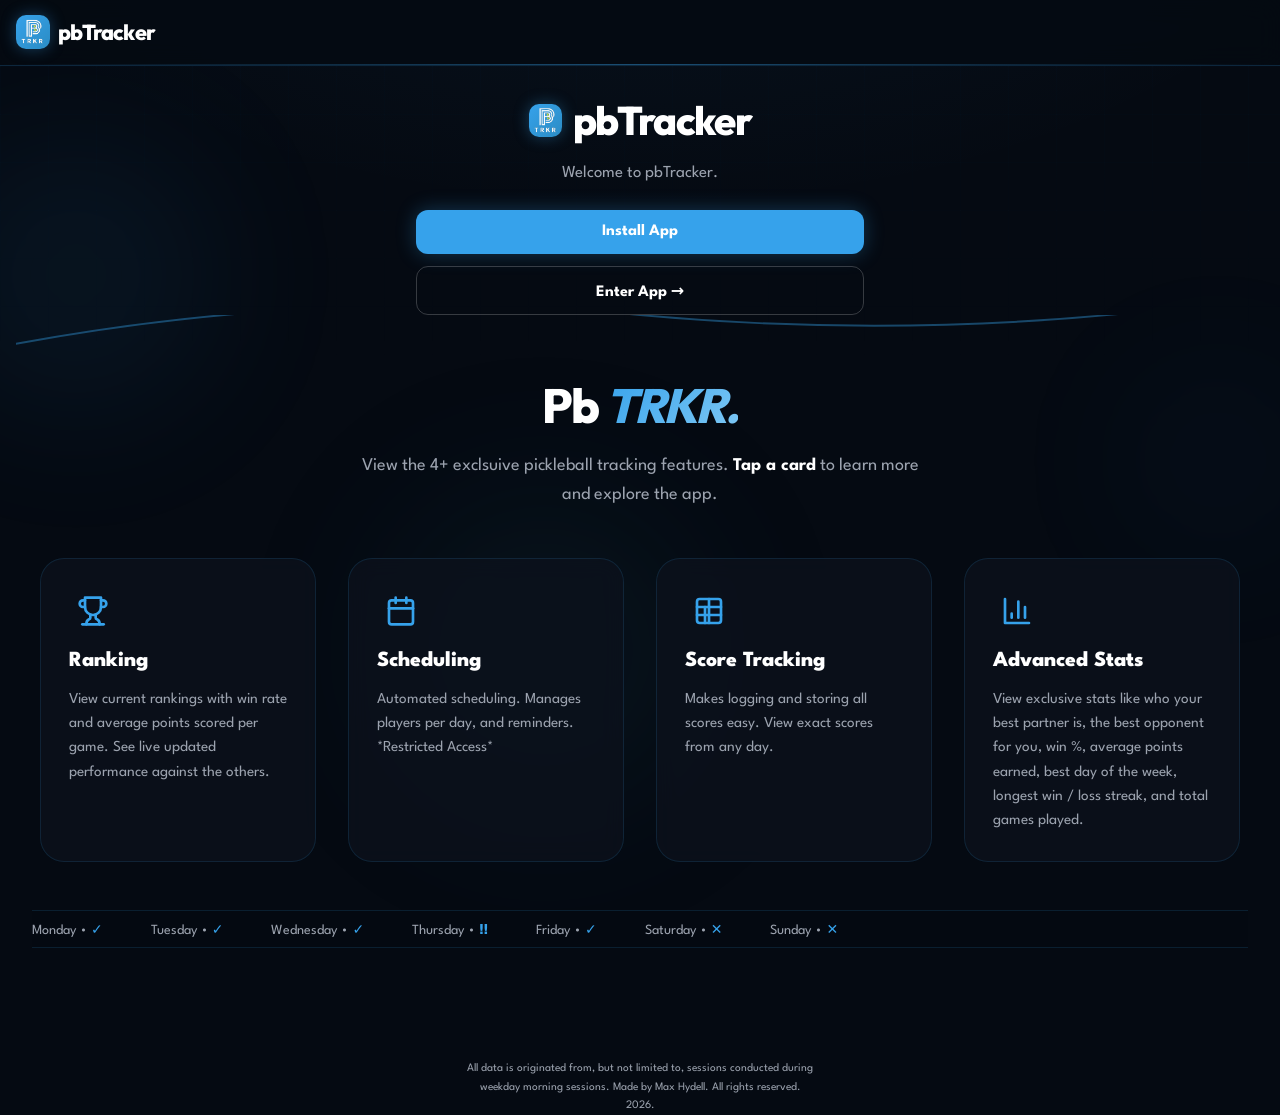
<file: share/index.html>
<!DOCTYPE html>
<html lang="en">
<head>
  <meta charset="utf-8">
  <meta name="viewport" content="width=device-width, initial-scale=1.0">
  <title>pbTracker — Share</title>
  <link rel="icon" href="logo.png">
  <link rel="apple-touch-icon" href="logo.png">
  <meta name="apple-mobile-web-app-capable" content="yes">
  <meta name="mobile-web-app-capable" content="yes">
  <meta name="apple-mobile-web-app-status-bar-style" content="black-translucent">
  <link rel="preconnect" href="https://fonts.googleapis.com">
  <link rel="preconnect" href="https://fonts.gstatic.com" crossorigin>
  <link href="https://fonts.googleapis.com/css2?family=League+Spartan:wght@400;600;700;800;900&family=Outfit:wght@500;600;700;800;900&display=swap" rel="stylesheet">
  <link rel="stylesheet" href="style.css">
</head>
<body>

<div id="installOverlay" class="install-overlay" hidden aria-hidden="true">
  <div class="install-backdrop" data-install-close></div>
  <div class="install-panel" role="dialog" aria-modal="true" aria-labelledby="installTitle">
    <button type="button" class="install-close" data-install-close aria-label="Close">&times;</button>
    <div class="install-badge">Web app</div>
    <h2 id="installTitle" class="install-title">Install pbTracker</h2>
    <p class="install-lead">Make PbTracker an app, optimal for preformance and aesthetics.</p>
    <ol id="installSteps" class="install-steps"></ol>
    <p class="install-note" id="installNote"></p>
    <button type="button" class="btn btn-primary install-done" data-install-close>Got it</button>
  </div>
</div>

<div class="court-page court-noise">
  <div class="bokeh bokeh-1" aria-hidden="true"></div>
  <div class="bokeh bokeh-2" aria-hidden="true"></div>
  <div class="bokeh bokeh-3" aria-hidden="true"></div>

  <header class="site-header">
    <div class="site-header-inner">
      <a href="#" class="brand">
        <span class="brand-mark" aria-hidden="true">
          <img src="transparent.png" alt="">
        </span>
        <span class="brand-text font-display">pbTracker</span>
      </a>
    </div>
    <div class="site-header-glow"></div>
  </header>

  <main class="site-main">
    <div class="net-mesh" aria-hidden="true"></div>

    <div class="hero-inner">
      <h1 class="hero-title font-display" id="dynamicTitle">
        <span class="brand-inline">
          <span class="brand-mark sm hero-logo-mark" aria-hidden="true">
            <img src="transparent.png" alt="">
          </span>
          <span class="hero-app-name">pbTracker</span>
        </span>
      </h1>
      <p class="hero-subtitle" id="dynamicSubtitle">Welcome to pbTracker.</p>

      <div id="leaderboard" class="leaderboard-host"></div>

      <div id="dashboardAnalytics" class="dashboard-analytics-host"></div>

      <div class="hero-actions">
        <button type="button" class="btn btn-primary" onclick="showInstallGuide()">Install App</button>
        <button type="button" class="btn btn-outline" onclick="enterApp()">Enter App →</button>
      </div>
    </div>

    <section id="featuresSection" class="features-section">
      <svg class="ball-trail" viewBox="0 0 1200 100" preserveAspectRatio="none" aria-hidden="true">
        <path class="ball-trail-path" d="M0,80 Q300,20 600,50 T1200,30"></path>
      </svg>

      <div class="features-inner">
        <div class="features-head">
          <h2 class="features-title font-display">
            Pb <span class="gradient-text italic">TRKR‎.</span>
          </h2>
          <p class="features-lead">
            View the 4+ exclsuive pickleball tracking features.  <span class="text-strong">Tap a card</span>
            to learn more and explore the app.
          </p>
        </div>

        <div class="features-grid perspective-container">
          <a class="feature-card-link tilt-card-wrap" href="/rankings/" data-feature-link>
            <div class="feature-card-3d gpu-accelerated">
              <div class="feature-glare" data-tilt-target="glare"></div>
              <div class="feature-card-body">
                <div class="feature-card-icon" aria-hidden="true">
                  <svg width="24" height="24" viewBox="0 0 24 24" fill="none" stroke="currentColor" stroke-width="2" stroke-linecap="round" stroke-linejoin="round">
                    <path d="M6 9H4.5a2.5 2.5 0 0 1 0-5H6"></path>
                    <path d="M18 9h1.5a2.5 2.5 0 0 0 0-5H18"></path>
                    <path d="M4 22h16"></path>
                    <path d="M10 14.66V17c0 .55-.47.98-.97 1.21C7.85 18.75 7 20.24 7 22"></path>
                    <path d="M14 14.66V17c0 .55.47.98.97 1.21C16.15 18.75 17 20.24 17 22"></path>
                    <path d="M18 2H6v7a6 6 0 0 0 12 0V2Z"></path>
                  </svg>
                </div>
                <h3 class="feature-card-title">Ranking</h3>
                <p class="feature-card-text">View current rankings with win rate and average points scored per game. See live updated performance against the others.</p>
              </div>
            </div>
          </a>

          <a class="feature-card-link tilt-card-wrap" href="/schedule/" data-feature-link>
            <div class="feature-card-3d gpu-accelerated">
              <div class="feature-glare" data-tilt-target="glare"></div>
              <div class="feature-card-body">
                <div class="feature-card-icon" aria-hidden="true">
                  <svg width="24" height="24" viewBox="0 0 24 24" fill="none" stroke="currentColor" stroke-width="2" stroke-linecap="round" stroke-linejoin="round">
                    <rect width="18" height="18" x="3" y="4" rx="2"></rect>
                    <line x1="16" x2="16" y1="2" y2="6"></line>
                    <line x1="8" x2="8" y1="2" y2="6"></line>
                    <line x1="3" x2="21" y1="10" y2="10"></line>
                  </svg>
                </div>
                <h3 class="feature-card-title">Scheduling</h3>
                <p class="feature-card-text">Automated scheduling. Manages players per day, and reminders. *Restricted Access*</p>
              </div>
            </div>
          </a>

          <a class="feature-card-link tilt-card-wrap" href="/sets/" data-feature-link>
            <div class="feature-card-3d gpu-accelerated">
              <div class="feature-glare" data-tilt-target="glare"></div>
              <div class="feature-card-body">
                <div class="feature-card-icon" aria-hidden="true">
                  <svg width="24" height="24" viewBox="0 0 24 24" fill="none" stroke="currentColor" stroke-width="2" stroke-linecap="round" stroke-linejoin="round">
                    <path d="M12 3v18"></path>
                    <rect width="18" height="18" x="3" y="3" rx="2"></rect>
                    <path d="M3 9h18"></path>
                    <path d="M3 15h18"></path>
                    <path d="M9 9v12"></path>
                  </svg>
                </div>
                <h3 class="feature-card-title">Score Tracking</h3>
                <p class="feature-card-text">Makes logging and storing all scores easy. View exact scores from any day.</p>
              </div>
            </div>
          </a>

          <a class="feature-card-link tilt-card-wrap" href="/" data-feature-link>
            <div class="feature-card-3d gpu-accelerated">
              <div class="feature-glare" data-tilt-target="glare"></div>
              <div class="feature-card-body">
                <div class="feature-card-icon" aria-hidden="true">
                  <svg width="24" height="24" viewBox="0 0 24 24" fill="none" stroke="currentColor" stroke-width="2" stroke-linecap="round" stroke-linejoin="round">
                    <path d="M3 3v18h18"></path>
                    <path d="M18 17V9"></path>
                    <path d="M13 17V5"></path>
                    <path d="M8 17v-3"></path>
                  </svg>
                </div>
                <h3 class="feature-card-title">Advanced Stats</h3>
                <p class="feature-card-text">View exclusive stats like who your best partner is, the best opponent for you, win %, average points earned, best day of the week, longest win / loss streak, and total games played.</p>
              </div>
            </div>
          </a>
        </div>
      </div>

      <div class="score-ticker">
        <div class="score-ticker-content">
          <span class="score-ticker-item">Monday • <span class="score">✓</span> </span>
          <span class="score-ticker-item">Tuesday • <span class="score">✓</span> </span>
          <span class="score-ticker-item">Wednesday • <span class="score">✓</span> </span>
          <span class="score-ticker-item">Thursday • <span class="score">‼️</span> </span>
          <span class="score-ticker-item">Friday • <span class="score">✓</span> </span>
          <span class="score-ticker-item">Saturday • <span class="score">✕</span> </span>
          <span class="score-ticker-item">Sunday • <span class="score">✕</span> </span>
        </div>
      </div>
    </section>
  </main>
</div>

        <div>
          <p class="made-by">
            All data is originated from, but not limited to, sessions conducted during weekday morning sessions. Made by Max Hydell. All rights reserved. 2026. 
          </p>
        </div>

<script src="app.js"></script>
</body>
</html>
</file>
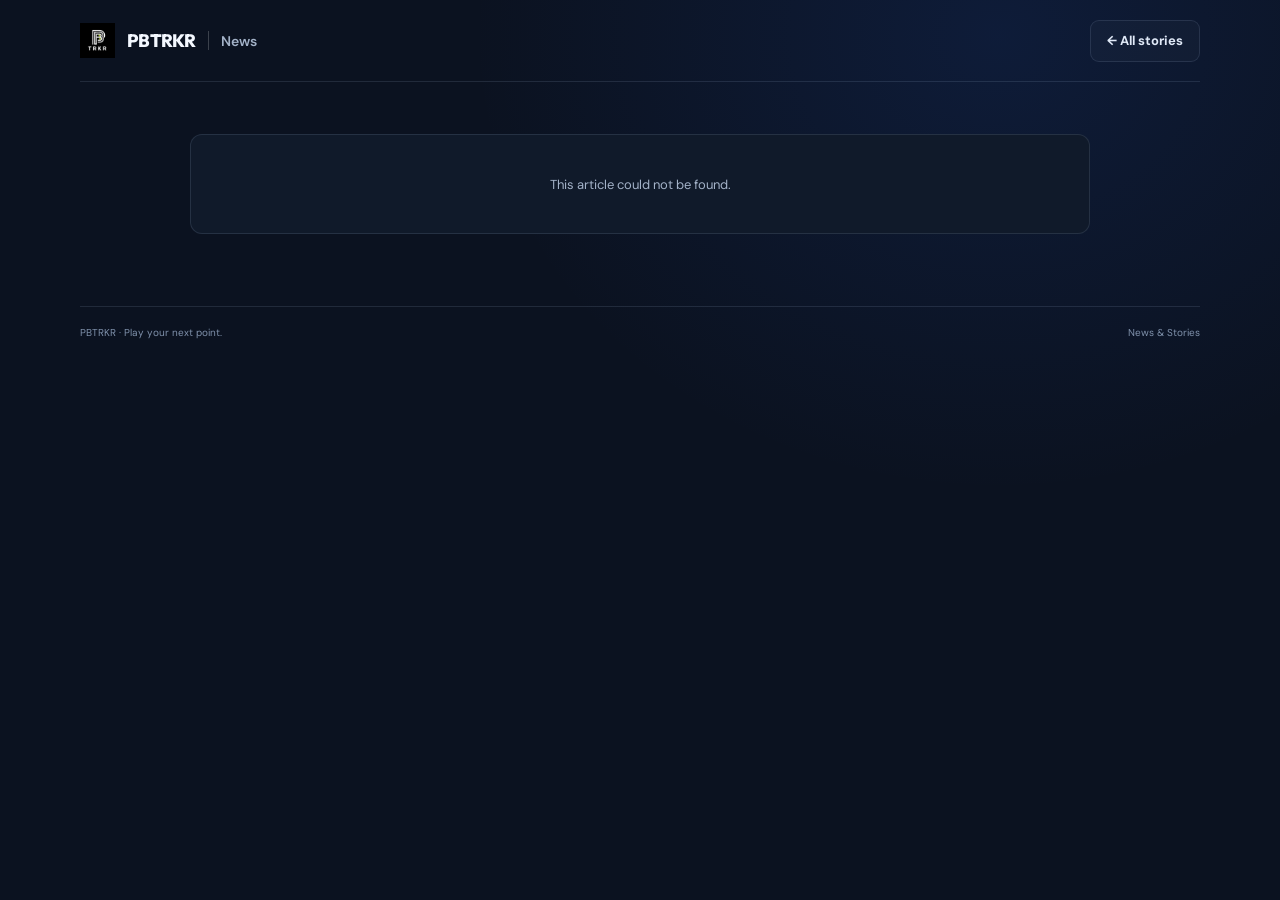
<file: news/article.html>
<!doctype html>
<html lang="en">
<head>
<meta charset="utf-8"><meta name="viewport" content="width=device-width, initial-scale=1"><meta name="theme-color" content="#0b1220">
<meta name="description" content="PBTRKR pickleball news and stories"><link rel="icon" href="/logo.png">
<link rel="preconnect" href="https://fonts.googleapis.com"><link rel="preconnect" href="https://fonts.gstatic.com" crossorigin>
<link href="https://fonts.googleapis.com/css2?family=DM+Sans:wght@400;500;600;700&family=Outfit:wght@400;500;600;700;800&display=swap" rel="stylesheet">
<link rel="stylesheet" href="news.css?v=20261127-6"><title>Article | PBTRKR News</title>
</head>
<body><div class="site-shell article-page-shell">
<header class="site-header"><a class="brand" href="/news" aria-label="PBTRKR News"><img src="/logo.png" alt=""><span class="brand-name">PBTRKR</span><span class="brand-divider"></span><span class="brand-section">News</span></a><div class="header-actions"><a class="button button-secondary" href="/news">← All stories</a></div></header>
<main class="article-page-main"><div id="article-loading" class="state-card"><span class="spinner"></span>Loading article…</div><article id="article-page" class="article-page is-hidden"></article></main>
<footer class="site-footer"><span>PBTRKR · Play your next point.</span><span>News &amp; Stories</span></footer>
</div>
<script src="news-feed.js?v=20261127-7"></script><script src="article.js?v=20261127-10"></script></body></html>
</file>
<file: share/style.css>
/* ——— DawgPark-inspired theme + pbTracker share ——— */
:root {
  --bg-deep: #050a12;
  --bg-mid: #0a1628;
  --accent: #36a2eb;
  --accent-dim: rgba(54, 162, 235, 0.12);
  --accent-border: rgba(54, 162, 235, 0.2);
  --accent-glow: rgba(54, 162, 235, 0.35);
  --accent-muted: rgba(54, 162, 235, 0.15);
  --text: #ffffff;
  --muted: #9ca3af;
}

*,
*::before,
*::after {
  box-sizing: border-box;
}

body {
  margin: 0;
  font-family: "League Spartan", system-ui, sans-serif;
  background: var(--bg-deep);
  color: var(--text);
  min-height: 100vh;
  -webkit-font-smoothing: antialiased;
}

body.install-modal-open {
  overflow: hidden;
}

.font-display {
  font-family: "Outfit", "League Spartan", system-ui, sans-serif;
}

/* ——— Install web app modal ——— */
.install-overlay[hidden] {
  display: none !important;
}

.install-overlay:not([hidden]) {
  display: flex;
}

.install-overlay {
  position: fixed;
  inset: 0;
  z-index: 200;
  align-items: center;
  justify-content: center;
  padding: 1rem;
}

.install-backdrop {
  position: absolute;
  inset: 0;
  background: rgba(0, 0, 0, 0.78);
  backdrop-filter: blur(8px);
}

.install-panel {
  position: relative;
  z-index: 1;
  width: 100%;
  max-width: 420px;
  max-height: min(88vh, 640px);
  overflow-y: auto;
  -webkit-overflow-scrolling: touch;
  background: linear-gradient(165deg, #101a26 0%, #050a12 55%, #060d14 100%);
  border: 1px solid var(--accent-border);
  border-radius: 20px;
  padding: 1.5rem 1.35rem 1.35rem;
  box-shadow:
    0 24px 80px rgba(0, 0, 0, 0.65),
    0 0 40px rgba(54, 162, 235, 0.08);
}

.install-badge {
  display: inline-block;
  font-size: 0.65rem;
  font-weight: 800;
  letter-spacing: 0.14em;
  text-transform: uppercase;
  color: var(--accent);
  background: var(--accent-dim);
  border: 1px solid rgba(54, 162, 235, 0.25);
  padding: 0.35rem 0.65rem;
  border-radius: 999px;
  margin-bottom: 0.85rem;
}

.install-title {
  font-family: "Outfit", "League Spartan", sans-serif;
  font-size: 1.5rem;
  font-weight: 800;
  letter-spacing: -0.03em;
  margin: 0 0 0.5rem;
  line-height: 1.2;
}

.install-lead {
  margin: 0 0 1.25rem;
  color: var(--muted);
  font-size: 0.95rem;
  line-height: 1.55;
}

.install-steps {
  list-style: none;
  margin: 0 0 1rem;
  padding: 0;
  display: flex;
  flex-direction: column;
  gap: 0.85rem;
}

.install-step {
  display: flex;
  gap: 0.85rem;
  align-items: flex-start;
  padding: 0.85rem 0.9rem;
  background: rgba(255, 255, 255, 0.03);
  border: 1px solid rgba(255, 255, 255, 0.06);
  border-radius: 14px;
}

.install-step-num {
  flex-shrink: 0;
  width: 1.75rem;
  height: 1.75rem;
  border-radius: 10px;
  background: linear-gradient(135deg, var(--accent), #2b8cc4);
  color: #fff;
  font-size: 0.85rem;
  font-weight: 800;
  display: flex;
  align-items: center;
  justify-content: center;
  box-shadow: 0 0 14px rgba(54, 162, 235, 0.35);
}

.install-step-body {
  font-size: 0.9rem;
  line-height: 1.5;
  color: rgba(255, 255, 255, 0.9);
}

.install-step-body strong {
  color: #fff;
  font-weight: 700;
}

.install-note {
  margin: 0 0 1.15rem;
  font-size: 0.8rem;
  line-height: 1.45;
  color: var(--muted);
}

.install-panel .install-done {
  width: 100%;
}

.install-close {
  position: absolute;
  top: 0.65rem;
  right: 0.65rem;
  width: 2.25rem;
  height: 2.25rem;
  border: none;
  border-radius: 10px;
  background: rgba(255, 255, 255, 0.06);
  color: var(--muted);
  font-size: 1.35rem;
  line-height: 1;
  cursor: pointer;
  display: flex;
  align-items: center;
  justify-content: center;
  transition: background 0.2s, color 0.2s;
}

.install-close:hover {
  background: rgba(255, 255, 255, 0.1);
  color: #fff;
}

.court-page {
  position: relative;
  min-height: 100vh;
  overflow-x: hidden;
}

.court-noise {
  background:
    radial-gradient(ellipse 120% 80% at 50% -20%, rgba(54, 162, 235, 0.07), transparent 50%),
    var(--bg-deep);
}

.bokeh {
  position: fixed;
  border-radius: 50%;
  filter: blur(80px);
  opacity: 0.35;
  pointer-events: none;
  z-index: 0;
}

.bokeh-1 {
  width: 280px;
  height: 280px;
  background: rgba(54, 162, 235, 0.22);
  top: 15%;
  left: -5%;
}

.bokeh-2 {
  width: 200px;
  height: 200px;
  background: rgba(54, 162, 235, 0.12);
  top: 40%;
  right: -3%;
}

.bokeh-3 {
  width: 320px;
  height: 320px;
  background: rgba(26, 77, 92, 0.4);
  bottom: 10%;
  left: 30%;
}

/* Header */
.site-header {
  position: sticky;
  top: 0;
  z-index: 50;
  background: rgba(5, 10, 18, 0.9);
  backdrop-filter: blur(12px);
  border-bottom: 1px solid var(--accent-border);
}

.site-header-inner {
  max-width: 80rem;
  margin: 0 auto;
  padding: 0 1rem;
  height: 4rem;
  display: flex;
  align-items: center;
}

.site-header-glow {
  height: 1px;
  background: linear-gradient(90deg, transparent, var(--accent), transparent);
  opacity: 0.45;
}

.brand {
  display: inline-flex;
  align-items: center;
  gap: 0.5rem;
  text-decoration: none;
  color: inherit;
}

.brand-mark {
  width: 2.1rem;
  height: 2.1rem;
  border-radius: 10px;
  background: linear-gradient(135deg, var(--accent), #2b8cc4);
  display: inline-flex;
  align-items: center;
  justify-content: center;
  padding: 4px;
  box-shadow: 0 0 15px var(--accent-glow);
}

.brand-mark img {
  width: 160%;
  height: 160%;
  object-fit: contain;
  display: block;
}

.brand-mark.sm {
  width: 2.1rem;
  height: 2.1rem;
  margin-right: 0.4rem;
  vertical-align: middle;
}

.brand-text {
  font-size: 1.35rem;
  font-weight: 900;
  letter-spacing: -0.02em;
}

.brand-text.font-display {
  font-family: "Outfit", "League Spartan", sans-serif;
  font-weight: 800;
  letter-spacing: -0.04em;
}

.brand-inline {
  display: inline-flex;
  align-items: center;
  justify-content: center;
  flex-wrap: wrap;
  gap: 0.25rem;
}

/* Main */
.site-main {
  position: relative;
  z-index: 1;
  padding: 2rem 1rem 4rem;
}

.net-mesh {
  position: absolute;
  inset: 0;
  opacity: 0.12;
  background-image:
    linear-gradient(rgba(54, 162, 235, 0.14) 1px, transparent 1px),
    linear-gradient(90deg, rgba(54, 162, 235, 0.14) 1px, transparent 1px);
  background-size: 48px 48px;
  mask-image: linear-gradient(to bottom, black 0%, transparent 35%);
  pointer-events: none;
}

.hero-inner {
  position: relative;
  z-index: 2;
  max-width: 28rem;
  margin: 0 auto;
  text-align: center;
}

.logo-title {
  width: 28px;
  height: 28px;
  object-fit: contain;
  vertical-align: middle;
  margin-right: 6px;
}

.hero-title {
  font-size: clamp(1.85rem, 5.5vw, 2.5rem);
  font-weight: 800;
  letter-spacing: -0.04em;
  margin: 0 0 0.75rem;
  line-height: 1.12;
}

.hero-app-name {
  font-family: "Outfit", "League Spartan", sans-serif;
  font-weight: 800;
  letter-spacing: -0.04em;
}

.hero-subtitle {
  color: var(--muted);
  font-size: 1.05rem;
  margin: 0 0 1rem;
  line-height: 1.5;
}

.dashboard-analytics-host {
  width: 100%;
  text-align: left;
  margin: 0 auto;
}

.leaderboard-host {
  margin-top: 0;
  margin-bottom: 0;
}

/* ——— Top 6 rankings table ——— */
.lb-card {
  background: #0a0a0a;
  border-radius: 16px;
  border: 1px solid rgba(255, 255, 255, 0.07);
  overflow: hidden;
  margin-bottom: 0.5rem;
}

.lb-table-title {
  padding: 14px 16px 8px;
  font-size: 1.05rem;
  font-weight: 800;
  color: #fff;
  font-family: "Outfit", "League Spartan", sans-serif;
  letter-spacing: -0.02em;
}

.lb-table-scroll {
  overflow-x: auto;
}

.lb-table {
  width: 100%;
  border-collapse: separate;
  border-spacing: 0;
  font-size: 0.9rem;
}

.lb-table thead th {
  text-align: left;
  padding: 12px 14px;
  font-weight: 700;
  font-size: 0.78rem;
  text-transform: uppercase;
  letter-spacing: 0.06em;
  color: rgba(255, 255, 255, 0.55);
  background: #000;
  border-bottom: 1px solid rgba(255, 255, 255, 0.08);
}

.lb-table thead th:nth-child(3),
.lb-table thead th:nth-child(4) {
  text-align: right;
}

.lb-table tbody td {
  padding: 14px 14px;
  color: rgba(255, 255, 255, 0.88);
  border-bottom: 1px solid rgba(255, 255, 255, 0.05);
  vertical-align: middle;
}

.lb-cell-rank {
  width: 3rem;
  font-weight: 700;
  color: rgba(255, 255, 255, 0.65);
  font-variant-numeric: tabular-nums;
}

.lb-cell-pct,
.lb-cell-pts {
  font-variant-numeric: tabular-nums;
  text-align: right;
}

.lb-cell-name {
  font-weight: 600;
}

.lb-row--even td {
  background: rgba(255, 255, 255, 0.035);
}

.lb-row--you td {
  background: #1a3a4a;
  color: #fff;
  border-color: rgba(54, 162, 235, 0.15);
}

.lb-row--you td:first-child {
  border-radius: 10px 0 0 10px;
}

.lb-row--you td:last-child {
  border-radius: 0 10px 10px 0;
}

.lb-row--you .lb-cell-rank {
  color: var(--accent);
}

.lb-empty {
  margin: 0;
  padding: 1rem;
  color: var(--muted);
  text-align: center;
}

.hero-actions {
  display: flex;
  flex-direction: column;
  gap: 0.75rem;
  margin-top: 1.5rem;
  max-width: 100%;
}

.btn {
  width: 100%;
  padding: 0.9rem 1.25rem;
  border-radius: 0.75rem;
  font-family: inherit;
  font-size: 1rem;
  font-weight: 700;
  cursor: pointer;
  border: none;
  transition: box-shadow 0.2s, background 0.2s, transform 0.15s;
}

.btn-primary {
  background: var(--accent);
  color: #fff;
  box-shadow: 0 0 20px rgba(54, 162, 235, 0.3);
}

.btn-primary:hover {
  background: #5ab4f0;
  box-shadow: 0 0 28px rgba(54, 162, 235, 0.45);
}

.btn-outline {
  background: transparent;
  color: var(--text);
  border: 1px solid rgba(255, 255, 255, 0.2);
}

.btn-outline:hover {
  border-color: var(--accent);
  color: var(--accent);
}

.card {
  background: rgba(15, 23, 35, 0.85);
  padding: 1.25rem;
  border-radius: 1rem;
  border: 1px solid rgba(54, 162, 235, 0.1);
  margin-bottom: 1rem;
  text-align: left;
}

.card-title {
  font-weight: 800;
  margin-bottom: 0.75rem;
  color: var(--accent);
}

/* Player card */
.player-card {
  background: linear-gradient(145deg, rgba(15, 23, 35, 0.95), rgba(5, 10, 18, 0.98));
  padding: 1.35rem;
  border-radius: 1.25rem;
  border: 1px solid var(--accent-border);
  box-shadow: 0 0 40px rgba(54, 162, 235, 0.1);
}

.player-name {
  font-size: 1.65rem;
  font-weight: 900;
  margin-bottom: 1rem;
  letter-spacing: 0.02em;
  color: var(--text);
}

.stats-row {
  display: flex;
  gap: 0.75rem;
}

.stat-box {
  flex: 1;
  padding: 0.85rem;
  border-radius: 0.85rem;
  text-align: center;
}

.stat-box.win {
  background: var(--accent-dim);
  border: 1px solid rgba(54, 162, 235, 0.28);
}

.stat-box.points {
  background: rgba(54, 162, 235, 0.06);
  border: 1px solid rgba(54, 162, 235, 0.14);
}

.stat-box .stat-value {
  font-size: 1.35rem;
  font-weight: 800;
  color: var(--accent);
}

.stat-label {
  font-size: 0.75rem;
  color: var(--muted);
  margin-top: 0.25rem;
}

.trend {
  margin-top: 1rem;
  color: var(--accent);
  font-weight: 700;
  font-size: 0.95rem;
}

.mini-leaderboard {
  margin-top: 1.25rem;
}

.mini-title {
  font-weight: 800;
  margin-bottom: 0.5rem;
  font-size: 0.9rem;
}

.mini-row {
  display: flex;
  justify-content: space-between;
  padding: 0.45rem 0.5rem;
  border-radius: 0.5rem;
  font-size: 0.875rem;
  gap: 0.5rem;
}

.mini-row.highlight {
  background: rgba(54, 162, 235, 0.1);
  outline: 1px solid rgba(54, 162, 235, 0.22);
}

/* ——— Analytics (share dashboard) ——— */
.analytics-grid {
  display: grid;
  grid-template-columns: 1fr 1fr;
  gap: 12px;
  width: 100%;
  max-width: 100%;
  margin-left: -4px;
  margin-right: -4px;
}

.analytics-wrapper {
  width: 100vw;
  margin-left: calc(-50vw + 50%);
}

.analytics-title {
  font-size: 18px;
  margin-bottom: 10px;
  font-weight: 800;
  color: #fff;
}

.analytics-main {
  background: rgba(20, 20, 20, 0.9);
  padding: 15px;
  border-radius: 16px;
  margin-bottom: 20px;
  margin-top: 20px;
  border: 1px solid rgba(255, 255, 255, 0.06);
  width: 100%;
}

.analytics-main,
.analytics-card {
  width: 100%;
}

.analytics-card {
  background: rgba(20, 20, 20, 0.9);
  padding: 12px;
  border-radius: 12px;
  font-size: 13px;
}

.analytics-grid-big {
  display: grid;
  grid-template-columns: repeat(2, 1fr);
  gap: 56px;
  row-gap: 14px;
}

@media (max-width: 380px) {
  .analytics-grid-big {
    gap: 14px;
    column-gap: 14px;
  }
}

.analytics-big {
  background: rgba(20, 20, 20, 0.9);
  border-radius: 16px;
  padding: 15px;
  margin-bottom: 20px;
}

.analytics-grid-4 {
  display: grid;
  grid-template-columns: repeat(4, 1fr);
  gap: 10px;
}

.analytics-header {
  margin-bottom: 10px;
  margin-top: 8px;
}

.dash-player-select,
.select.dash-player-select {
  width: 100%;
  padding: 10px 12px;
  border-radius: 10px;
  border: 1px solid rgba(255, 255, 255, 0.12);
  background: rgba(10, 10, 10, 0.95);
  color: var(--text);
  font-family: inherit;
  font-weight: 600;
  font-size: 0.95rem;
}

.analytics-main .stat {
  padding: 16px;
  border-radius: 14px;
  font-size: 13px;
  display: flex;
  flex-direction: column;
  justify-content: center;
  gap: 4px;
  min-height: 70px;
  background: rgba(255, 255, 255, 0.03);
  border-left: 4px solid #00c853;
}

.analytics-main .stat-value {
  font-size: 22px;
  font-weight: 800;
  color: var(--text);
}

.analytics-main .stat-title {
  font-size: 12px;
  margin-top: 4px;
  color: var(--muted);
}

.analytics-main .stat.green { border-left-color: #00c853; }
.analytics-main .stat.blue { border-left-color: #2196f3; }
.analytics-main .stat.red { border-left-color: #ff3b30; }
.analytics-main .stat.yellow { border-left-color: #ffc107; }
.analytics-main .stat.purple { border-left-color: #9c27b0; }
.analytics-main .stat.teal { border-left-color: #00bcd4; }
.analytics-main .stat.orange { border-left-color: #ff9800; }
.analytics-main .stat.gray { border-left-color: #aaa; }

/* ——— Features section ——— */
.features-section {
  position: relative;
  padding: 4rem 1rem 3rem;
  overflow: hidden;
  max-width: 80rem;
  margin: 0 auto;
}

.ball-trail {
  display: block;
  width: 100%;
  height: 6rem;
  position: absolute;
  top: -3rem;
  left: 0;
  z-index: 0;
}

.ball-trail-path {
  fill: none;
  stroke: rgba(54, 162, 235, 0.4);
  stroke-width: 2;
  stroke-linecap: round;
  animation: trail-dash 4s ease-in-out infinite;
}

@keyframes trail-dash {
  0%, 100% { stroke-dasharray: 0 1200; stroke-dashoffset: 0; }
  50% { stroke-dasharray: 400 1200; stroke-dashoffset: -200; }
}

.features-inner {
  position: relative;
  z-index: 2;
  padding: 0 0.5rem;
}

.features-head {
  text-align: center;
  margin-bottom: 3rem;
}

.features-title {
  font-size: clamp(1.75rem, 5vw, 3rem);
  font-weight: 800;
  letter-spacing: -0.04em;
  line-height: 1.1;
  margin: 0 0 1.25rem;
  font-family: "Outfit", "League Spartan", sans-serif;
}

.gradient-text {
  background: linear-gradient(135deg, var(--accent), #7ec8f5);
  -webkit-background-clip: text;
  background-clip: text;
  color: transparent;
}

.italic {
  font-style: italic;
}

.features-lead {
  font-size: 1.125rem;
  color: var(--muted);
  max-width: 36rem;
  margin: 0 auto;
  line-height: 1.6;
}

.made-by {
  font-size: 0.715rem;
  color: var(--muted);
  max-width: 22rem;
  margin: 0 auto;
  line-height: 1.6;
  text-align: center;
}

.info-morning {
  font-size: 0.725rem;
  color: var(--muted);
  max-width: 36rem;
  margin: 0 auto;
  line-height: 1.6;
  text-align: center;

  /* REMOVE or reduce this */
  margin-top: 10px; /* try 0–15px */

  /* REMOVE this unless you're using position */
  /* top: 400px; */
}

.text-strong {
  color: var(--text);
  font-weight: 700;
}

.features-grid {
  display: grid;
  gap: 2rem;
}

@media (min-width: 640px) {
  .features-grid {
    grid-template-columns: repeat(2, 1fr);
  }
}

@media (min-width: 1024px) {
  .features-grid {
    grid-template-columns: repeat(4, 1fr);
  }
}

.perspective-container {
  perspective: 1200px;
}

.tilt-card-wrap {
  height: 100%;
}

a.feature-card-link {
  display: block;
  height: 100%;
  text-decoration: none;
  color: inherit;
  border-radius: 1.5rem;
  outline: none;
}

a.feature-card-link:focus-visible {
  box-shadow: 0 0 0 3px rgba(54, 162, 235, 0.55);
}

.feature-card-3d {
  position: relative;
  height: 100%;
  padding: 1.75rem;
  border-radius: 1.5rem;
  background: rgba(12, 18, 28, 0.75);
  border: 1px solid rgba(54, 162, 235, 0.14);
  backdrop-filter: blur(10px);
  transition: transform 0.35s ease, box-shadow 0.35s ease;
  overflow: hidden;
}

.feature-card-link:hover .feature-card-3d,
.feature-card-link:focus-visible .feature-card-3d {
  transform: translateY(-4px) scale(1.01);
  box-shadow: 0 20px 50px rgba(0, 0, 0, 0.45), 0 0 30px rgba(54, 162, 235, 0.12);
}

.gpu-accelerated {
  transform: translateZ(0);
}

.feature-card-body {
  position: relative;
  z-index: 3;
}

/* Glare follows cursor; sits above card bg, below content */
[data-tilt-target="glare"],
.feature-glare[data-tilt-target="glare"] {
  pointer-events: none !important;
  position: absolute;
  inset: 0;
  border-radius: inherit;
  z-index: 1 !important;
  background: radial-gradient(
    circle at var(--x, 50%) var(--y, 50%),
    rgba(54, 162, 235, 0.2),
    transparent 55%
  );
  opacity: 0;
  transition: opacity 0.2s ease;
}

.feature-card-link:hover [data-tilt-target="glare"],
.feature-card-link:focus-visible [data-tilt-target="glare"] {
  opacity: 1;
}

.feature-card-icon {
  width: 3rem;
  height: 3rem;
  display: flex;
  align-items: center;
  justify-content: center;
  color: var(--accent);
  margin-bottom: 1rem;
}

.feature-card-icon svg {
  width: 2rem;
  height: 2rem;
}

.feature-card-title {
  font-size: 1.35rem;
  font-weight: 800;
  margin: 0 0 1rem;
}

.feature-card-text {
  color: var(--muted);
  font-size: 0.95rem;
  line-height: 1.6;
  margin: 0;
}

/* Ticker */
.score-ticker {
  margin-top: 3rem;
  overflow: hidden;
  background: rgba(5, 10, 18, 0.95);
  border-top: 1px solid rgba(54, 162, 235, 0.14);
  border-bottom: 1px solid rgba(54, 162, 235, 0.14);
  padding: 0.65rem 0;
}

.score-ticker-content {
  display: flex;
  gap: 3rem;
  width: max-content;
  animation: ticker 28s linear infinite;
  font-size: 0.875rem;
  color: var(--muted);
  white-space: nowrap;
}

.score-ticker-item .score {
  color: var(--accent);
  font-weight: 800;
}

@keyframes ticker {
  0% { transform: translateX(0); }
  100% { transform: translateX(-50%); }
}

.result-row {
  display: flex;
  justify-content: space-between;
  padding: 0.35rem 0;
  border-bottom: 1px solid rgba(255, 255, 255, 0.06);
}
</file>
<file: news/news.css>
:root{color-scheme:dark;--bg:#0b1220;--surface:#101a2a;--surface-raised:#16243a;--line:rgba(191,211,242,.12);--text:#f4f8ff;--muted:#a3b2c8;--blue-primary:#3B82F6;--blue-bright:#60A5FA;--blue-deep:#2563EB;--blue-glow:rgba(59,130,246,.18);--blue-soft:rgba(96,165,250,.11);--blue-border:rgba(59,130,246,.3);--red:#ef646d;font-family:"DM Sans",sans-serif;background:var(--bg);color:var(--text);font-synthesis:none;text-rendering:optimizeLegibility}
*{box-sizing:border-box}body{margin:0;min-width:320px;min-height:100vh;background:radial-gradient(ellipse at 78% 4%,rgba(37,99,235,.12),transparent 33rem),var(--bg)}a{color:inherit;text-decoration:none}button,input,textarea,select{font:inherit}.site-shell{width:min(1120px,calc(100% - 64px));margin:0 auto}.site-header{min-height:82px;display:flex;align-items:center;justify-content:space-between;border-bottom:1px solid var(--line)}.header-actions{display:flex;align-items:center;gap:9px}.brand{display:inline-flex;align-items:center;gap:12px}.brand img{width:35px;height:35px;object-fit:contain}.brand-name,h1,h2,h3{font-family:"Outfit",sans-serif}.brand-name{font-size:18px;font-weight:800;letter-spacing:-.04em}.brand-divider{height:19px;border-left:1px solid rgba(255,255,255,.2)}.brand-section{color:var(--muted);font-size:14px;font-weight:600}.button{display:inline-flex;align-items:center;justify-content:center;gap:8px;min-height:42px;padding:0 16px;border:1px solid transparent;border-radius:9px;font-size:13px;font-weight:700;transition:transform .16s ease,background .16s ease;cursor:pointer}.button:hover:not(:disabled){transform:translateY(-1px)}.button-primary{background:var(--blue-primary);color:#fff}.button-primary:hover:not(:disabled){background:var(--blue-deep)}.button-secondary{border-color:var(--line);background:rgba(255,255,255,.025);color:#e0e9f7}.button-secondary:hover:not(:disabled){background:rgba(255,255,255,.07)}.button-neutral{border-color:rgba(170,190,218,.18);background:#25334a;color:#c5d2e5}.button-danger{border-color:rgba(239,100,109,.3);background:rgba(239,100,109,.08);color:#ff9298}.button:disabled{cursor:wait;opacity:.62}.hero{min-height:300px;position:relative;display:flex;align-items:center;justify-content:space-between;overflow:hidden;margin:38px 0 66px;padding:46px 58px;border:1px solid rgba(59,130,246,.3);border-radius:18px;background:linear-gradient(112deg,rgba(30,39,54,.96),rgba(22,29,40,.93) 58%,rgba(31,46,70,.78));box-shadow:0 20px 70px rgba(0,0,0,.15)}.hero:after{content:"";position:absolute;inset:0;pointer-events:none;background:linear-gradient(90deg,transparent 47%,rgba(59,130,246,.08))}.hero-copy{position:relative;z-index:1;max-width:600px}.eyebrow{display:inline-flex;align-items:center;gap:8px;color:var(--blue-bright);font-size:10px;font-weight:800;letter-spacing:.15em}.eyebrow-dot{width:7px;height:7px;border-radius:50%;background:var(--blue-primary);box-shadow:0 0 14px rgba(96,165,250,.72)}h1{margin:14px 0 12px;font-size:clamp(36px,5vw,54px);line-height:1.03;letter-spacing:-.045em}h1 span{color:var(--blue-bright)}.hero-copy p{max-width:410px;margin:0;color:#bdcbe0;font-size:14px;line-height:1.65}.hero-count{position:relative;z-index:1;min-width:168px;display:flex;align-items:center;gap:13px;padding:17px 21px;border:1px solid var(--line);border-radius:12px;background:rgba(8,15,27,.54)}.hero-count-number{color:var(--blue-bright);font-family:"Outfit",sans-serif;font-size:40px;font-weight:700;line-height:1}.hero-count-label{color:#bdcbe0;font-size:9px;font-weight:800;letter-spacing:.11em;line-height:1.5}.hero-mark{position:absolute;right:-104px;bottom:-118px;width:195px;height:195px;fill:none;stroke:rgba(96,165,250,.15);stroke-width:1.2}.section-heading{display:flex;align-items:end;justify-content:space-between;gap:20px;margin-bottom:21px}.section-heading h2{margin:7px 0 0;font-size:28px;letter-spacing:-.03em}.section-note{margin:0 0 3px;color:var(--muted);font-size:12px}.article-grid{display:grid;grid-template-columns:repeat(3,minmax(0,1fr));gap:17px}.article-card{min-width:0;overflow:hidden;border:1px solid var(--line);border-radius:13px;background:linear-gradient(145deg,var(--surface),rgba(18,31,50,.92));transition:transform .18s ease,border-color .18s ease;cursor:pointer}.article-card:hover{transform:translateY(-2px);border-color:rgba(96,165,250,.4)}.article-image{display:block;width:100%;aspect-ratio:16/9;object-fit:cover;background:#15243a}.article-card-body{padding:16px}.article-meta{display:flex;align-items:center;gap:8px;flex-wrap:wrap;color:#8fa5c2;font-size:10px}.article-category{color:var(--blue-bright);font-size:9px;font-weight:800;letter-spacing:.1em;text-transform:uppercase}.article-card h3{margin:9px 0 8px;font-size:17px;line-height:1.23;letter-spacing:-.02em}.article-excerpt{display:-webkit-box;-webkit-line-clamp:3;-webkit-box-orient:vertical;overflow:hidden;margin:0;color:#aebdd1;font-size:11px;line-height:1.6}.article-byline{display:flex;align-items:center;gap:9px;margin-top:14px;color:#c6d5e9;font-size:10px;font-weight:600}.author-avatar{width:29px;height:29px;border-radius:50%;object-fit:cover;border:1px solid rgba(255,255,255,.13);background:#1d2c43}.state-card{min-height:100px;display:flex;align-items:center;justify-content:center;gap:11px;padding:22px;border:1px solid var(--line);border-radius:12px;background:var(--surface);color:var(--muted);font-size:13px;text-align:center;grid-column:1/-1}.state-card-error{color:#efb1a9}.spinner{width:16px;height:16px;border:2px solid rgba(59,130,246,.24);border-top-color:var(--blue-bright);border-radius:50%;animation:spin .8s linear infinite}@keyframes spin{to{transform:rotate(360deg)}}.site-footer{display:flex;justify-content:space-between;margin-top:72px;padding:19px 0 24px;border-top:1px solid var(--line);color:#8092ac;font-size:10px}.toast{position:fixed;right:24px;bottom:24px;z-index:100;padding:11px 15px;border:1px solid rgba(96,165,250,.34);border-radius:9px;background:#17263a;color:var(--text);font-size:12px;opacity:0;pointer-events:none;transform:translateY(8px);transition:opacity .18s ease,transform .18s ease}.toast.is-visible{opacity:1;transform:translateY(0)}.is-hidden{display:none!important}.admin-shell main{padding:34px 0}.admin-hero{margin:0 0 25px;padding:30px 34px;border:1px solid rgba(59,130,246,.27);border-radius:16px;background:linear-gradient(115deg,#1c2a40,#111e31)}.admin-hero h1{margin:9px 0 5px;font-size:34px}.admin-hero p{margin:0;color:var(--muted);font-size:12px}.admin-toolbar{display:flex;justify-content:space-between;align-items:center;gap:12px;flex-wrap:wrap;margin:22px 0}.admin-toolbar-actions{display:flex;gap:8px;flex-wrap:wrap}.admin-tabs{display:flex;gap:8px;border-bottom:1px solid var(--line);margin:0 0 20px}.admin-tab{padding:11px 15px;border:0;border-bottom:2px solid transparent;background:transparent;color:var(--muted);font-size:12px;font-weight:700;cursor:pointer}.admin-tab[aria-selected=true]{border-color:var(--blue-bright);color:#eaf3ff}.admin-panel{padding:23px;border:1px solid var(--line);border-radius:13px;background:linear-gradient(130deg,rgba(19,31,51,.97),rgba(14,24,40,.97));margin-bottom:18px}.admin-panel h2{margin:0 0 5px;font-size:20px}.panel-subtitle{margin:0 0 19px;color:var(--muted);font-size:11px;line-height:1.5}.form-grid{display:grid;grid-template-columns:repeat(2,minmax(0,1fr));gap:17px}.field{min-width:0}.field-wide{grid-column:1/-1}.field label{display:block;margin-bottom:7px;color:#e3ebf7;font-size:11px;font-weight:700}.field input,.field textarea,.field select{width:100%;min-height:43px;padding:10px 12px;border:1px solid rgba(191,211,242,.16);border-radius:9px;outline:none;background:rgba(8,15,27,.58);color:var(--text);font-size:12px}.field textarea{min-height:125px;resize:vertical;line-height:1.6}.field input:focus,.field textarea:focus,.field select:focus{border-color:rgba(96,165,250,.7);box-shadow:0 0 0 3px rgba(59,130,246,.13)}.field-hint{margin:-1px 0 7px;color:#8195b1;font-size:10px;line-height:1.5}.field input[type=file]{padding:8px}.toggle-row{display:flex;align-items:center;justify-content:space-between;gap:16px;min-height:60px;padding:11px 13px;border:1px solid rgba(191,211,242,.12);border-radius:10px;background:rgba(8,15,27,.42)}.toggle-row strong{display:block;font-size:11px}.toggle-row small{display:block;margin-top:4px;color:var(--muted);font-size:10px}.toggle-row input{width:18px;height:18px;accent-color:#3b82f6}.field-actions{display:flex;justify-content:flex-end;gap:9px;margin-top:20px}.admin-message{margin-top:13px;padding:11px 13px;border:1px solid rgba(96,165,250,.25);border-radius:9px;background:rgba(37,99,235,.08);color:#cfe1ff;font-size:11px;line-height:1.5}.admin-message.error{border-color:rgba(239,100,109,.3);background:rgba(239,100,109,.07);color:#ffc0c4}.admin-article-list{display:grid;gap:10px}.admin-article{display:grid;grid-template-columns:105px minmax(0,1fr) auto;align-items:center;gap:15px;padding:12px;border:1px solid var(--line);border-radius:11px;background:rgba(8,15,27,.32)}.admin-article img{width:105px;height:70px;border-radius:7px;object-fit:cover;background:#17263a}.admin-article h3{margin:0 0 5px;font-size:14px;line-height:1.25}.admin-article p{margin:0;color:var(--muted);font-size:10px}.admin-article-actions{display:flex;gap:6px;flex-wrap:wrap;justify-content:flex-end}.admin-article-actions .button{min-height:34px;padding:0 10px;font-size:10px}.status-chip{display:inline-flex;margin-top:6px;padding:4px 7px;border-radius:15px;background:rgba(96,165,250,.12);color:var(--blue-bright);font-size:9px;font-weight:800;text-transform:uppercase;letter-spacing:.07em}.status-chip.published{background:rgba(52,211,153,.1);color:#6ee7b7}.status-chip.draft{background:rgba(234,179,8,.1);color:#facc15}.preview-image{display:block;max-width:100%;max-height:250px;margin-top:10px;border-radius:9px;object-fit:cover}.author-select{display:flex;gap:14px;align-items:center}.author-option{display:flex;gap:8px;align-items:center;padding:8px 10px;border:1px solid var(--line);border-radius:9px;background:rgba(8,15,27,.42)}.author-option img{width:34px;height:34px;border-radius:50%;object-fit:cover}.article-overlay,.analytics-overlay{position:fixed;inset:0;z-index:50;display:grid;place-items:center;padding:20px;background:rgba(3,8,16,.82);backdrop-filter:blur(8px)}.article-reader{position:relative;width:min(860px,100%);max-height:94vh;overflow:auto;border:1px solid rgba(96,165,250,.22);border-radius:16px;background:#f8fafc;color:#111827;box-shadow:0 28px 100px rgba(0,0,0,.58)}.reader-close{position:sticky;top:12px;float:right;z-index:3;display:grid;place-items:center;width:35px;height:35px;margin:12px 12px -47px 0;border:1px solid rgba(15,23,42,.15);border-radius:10px;background:#fff;color:#172033;font-size:24px;cursor:pointer}.reader-article{width:min(100%,720px);margin:auto;padding:35px 42px 48px}.reader-article h1{font-size:clamp(27px,5vw,40px);line-height:1.12;color:#111827}.reader-article .reader-hero{width:100%;max-height:330px;aspect-ratio:16/7;object-fit:cover;border-radius:10px}.reader-byline{margin:13px 0 25px;color:#667085;font-size:12px}.reader-body{color:#263244;font-size:14px;line-height:1.85}.reader-body h2{margin:28px 0 10px;color:#152238;font-size:23px}.reader-body p{margin:0 0 15px}.reader-body a{color:#2563eb;text-decoration:underline}.reader-author{display:flex;align-items:center;gap:10px;margin:0 0 14px;color:#334155;font-weight:700;font-size:12px}.reader-author img{width:38px;height:38px;border-radius:50%;object-fit:cover}.analytics-open{overflow:hidden}.analytics-panel{position:relative;width:min(1160px,100%);max-height:min(92vh,1000px);overflow:auto;padding:30px;border:1px solid rgba(96,165,250,.22);border-radius:18px;background:linear-gradient(145deg,#111d30,#0d1728);box-shadow:0 28px 100px rgba(0,0,0,.58);scrollbar-color:#334867 #111d30}.analytics-close{position:sticky;top:0;float:right;z-index:3;display:grid;place-items:center;width:36px;height:36px;margin:-10px -10px 0 12px;border:1px solid var(--line);border-radius:10px;background:#17263b;color:#d7e4f6;font-size:24px;line-height:1;cursor:pointer}.analytics-header{padding-right:48px}.analytics-header h2{margin:12px 0 4px;font-family:"Outfit",sans-serif;font-size:clamp(25px,4vw,34px);letter-spacing:-.04em}.analytics-header p{margin:0;color:var(--muted);font-size:13px}.analytics-summary{display:grid;grid-template-columns:repeat(4,minmax(0,1fr));gap:12px;margin-top:23px}.analytics-summary article,.analytics-card{min-width:0;padding:16px;border:1px solid var(--line);border-radius:12px;background:linear-gradient(140deg,rgba(26,43,67,.85),rgba(17,29,47,.9))}.analytics-summary article>span{display:block;color:#8ea5c4;font-size:9px;font-weight:800;letter-spacing:.11em}.analytics-summary article>strong{display:block;margin-top:9px;color:#eef5ff;font-family:"Outfit",sans-serif;font-size:clamp(18px,2.4vw,25px);line-height:1.2;overflow-wrap:anywhere}.analytics-summary article>small{display:block;margin-top:4px;color:var(--muted);font-size:10px}.analytics-insights{display:grid;grid-template-columns:repeat(2,minmax(0,1fr));gap:12px;margin-top:12px}.analytics-card h3,.analytics-recent h3{margin:0;color:var(--text);font-family:"Outfit",sans-serif;font-size:15px}.analytics-card>p{margin:5px 0 16px;color:var(--muted);font-size:10px}.analytics-bars{display:grid;grid-template-columns:repeat(7,minmax(0,1fr));align-items:end;gap:9px;height:105px;padding-top:4px}.analytics-bar-day{display:grid;grid-template-rows:14px 1fr 14px;justify-items:center;align-items:end;gap:4px;height:100%;min-width:0}.analytics-bar-value{color:#bdd8ff;font-size:9px}.analytics-bar-day i{align-self:end;width:min(28px,100%);height:var(--bar-height);min-height:3px;border-radius:5px 5px 2px 2px;background:linear-gradient(180deg,#60a5fa,#2563eb);box-shadow:0 0 18px rgba(59,130,246,.22)}.analytics-bar-day small{align-self:end;color:#8ea5c4;font-size:8px}.analytics-count-list{display:grid;gap:12px;margin:0;padding:0;list-style:none}.analytics-count-list li{position:relative;display:flex;justify-content:space-between;gap:10px;padding-bottom:7px;color:#c9d7eb;font-size:10px}.analytics-count-list li span{overflow:hidden;text-overflow:ellipsis;white-space:nowrap}.analytics-count-list li strong{color:#eff6ff;font-size:10px}.analytics-count-list li i{position:absolute;bottom:0;left:0;width:var(--bar-width);height:2px;border-radius:2px;background:#3b82f6}.analytics-empty-note,.analytics-empty{color:var(--muted);font-size:11px}.analytics-device-card>div{display:flex;align-items:baseline;flex-wrap:wrap;gap:6px 10px}.analytics-device-card>div strong{color:#dcebff;font-family:"Outfit",sans-serif;font-size:22px}.analytics-device-card>div span{margin-right:14px;color:var(--muted);font-size:10px}.analytics-recent{margin-top:23px}.analytics-section-heading{display:flex;align-items:end;justify-content:space-between;gap:12px;margin-bottom:13px}.analytics-section-heading h3{margin-top:5px}.analytics-section-heading>span{color:var(--muted);font-size:10px}.visitor-list{display:grid;gap:9px}.visitor-row{min-width:0;padding:15px;border:1px solid var(--line);border-radius:11px;background:rgba(11,22,38,.7)}.visitor-row-heading{display:flex;align-items:center;justify-content:space-between;gap:12px;padding-bottom:11px;border-bottom:1px solid rgba(191,211,242,.09);color:#dfeaff;font-size:11px}.visitor-ip{color:#93bafa;font-variant-numeric:tabular-nums}.visitor-details{display:grid;grid-template-columns:repeat(3,minmax(0,1fr));gap:13px 16px;padding-top:12px}.visitor-details>div{min-width:0}.visitor-details>div>span{display:block;margin-bottom:5px;color:#8496b0;font-size:8px;font-weight:800;letter-spacing:.08em;text-transform:uppercase}.visitor-details strong,.device-id-copy{display:block;width:100%;overflow:hidden;padding:0;border:0;background:transparent;color:#cfdbed;font-size:10px;font-weight:500;line-height:1.5;text-align:left;text-overflow:ellipsis;overflow-wrap:anywhere}.device-id-copy{color:#93bafa;font-family:ui-monospace,SFMono-Regular,Consolas,monospace;cursor:pointer}.visitor-user-agent{display:-webkit-box;-webkit-box-orient:vertical;-webkit-line-clamp:2;white-space:normal}.visitor-full-url{grid-column:1/-1}.analytics-privacy-note{margin:16px 0 0;color:#8ea5c4;font-size:10px}.analytics-loading{min-height:240px;display:flex;align-items:center;justify-content:center;gap:11px;color:var(--muted);font-size:12px}.analytics-error{display:grid;gap:8px;min-height:180px;align-content:center;color:#ffd2d5;font-size:12px}.analytics-error span{color:var(--muted);overflow-wrap:anywhere}
@media(max-width:850px){.article-grid{grid-template-columns:repeat(2,minmax(0,1fr))}.analytics-panel{padding:24px}}@media(max-width:620px){.site-shell{width:min(100% - 32px,480px)}.site-header{min-height:68px}.brand{gap:8px}.brand img{width:30px;height:30px}.brand-name{font-size:16px}.brand-section{font-size:12px}.header-actions{gap:6px}.header-actions .button{min-height:37px;padding:0 9px;font-size:10px}.hero{min-height:284px;display:block;margin:24px 0 50px;padding:30px 24px}h1{font-size:clamp(36px,10vw,47px)}.hero-count{min-width:0;width:fit-content;margin-top:22px;padding:10px 14px}.hero-count-number{font-size:30px}.section-heading{align-items:start}.section-heading h2{font-size:24px}.section-note{display:none}.article-grid{grid-template-columns:1fr;gap:12px}.article-card{display:grid;grid-template-columns:120px minmax(0,1fr)}.article-image{height:100%;min-height:135px;aspect-ratio:auto}.article-card-body{padding:12px}.article-card h3{font-size:14px}.article-excerpt{font-size:10px;-webkit-line-clamp:2}.admin-shell main{padding:22px 0}.admin-hero{padding:23px}.admin-hero h1{font-size:29px}.admin-panel{padding:17px}.form-grid{grid-template-columns:1fr;gap:14px}.field-wide{grid-column:auto}.admin-article{grid-template-columns:76px minmax(0,1fr);gap:10px}.admin-article img{width:76px;height:65px}.admin-article-actions{grid-column:1/-1;justify-content:flex-start}.field-actions{display:grid;grid-template-columns:1fr 1fr}.field-actions .button{padding:0 8px;font-size:10px}.article-overlay{padding:6px}.reader-article{padding:26px 20px 35px}.reader-body{font-size:13px}.reader-body h2{font-size:20px}.analytics-overlay{padding:8px}.analytics-panel{max-height:96vh;padding:19px 14px;border-radius:14px}.analytics-close{width:32px;height:32px;margin:-5px -3px 0 8px}.analytics-summary{grid-template-columns:repeat(2,minmax(0,1fr));gap:8px;margin-top:17px}.analytics-summary article{padding:12px}.analytics-summary article>strong{font-size:18px}.analytics-insights{grid-template-columns:1fr;gap:8px;margin-top:8px}.visitor-details{grid-template-columns:repeat(2,minmax(0,1fr));gap:12px}.visitor-row{padding:12px}.site-footer{margin-top:48px;font-size:9px}}
@media(prefers-reduced-motion:reduce){*,*:before,*:after{scroll-behavior:auto!important;animation-duration:.01ms!important;transition-duration:.01ms!important}}

/* News editor refinements */
.author-select{display:flex;align-items:center;gap:10px;max-width:420px;padding:8px 10px;border:1px solid rgba(148,177,218,.2);border-radius:12px;background:linear-gradient(135deg,rgba(26,43,66,.88),rgba(13,25,42,.92))}
.author-chip-avatar{display:grid;place-items:center;width:34px;height:34px;flex:0 0 34px;border-radius:50%;background:linear-gradient(145deg,#7db7ff,#3478d8);color:#071629;font-size:11px;font-weight:800;letter-spacing:.02em;box-shadow:0 0 0 3px rgba(96,165,250,.13)}
.author-select select{appearance:none;min-height:38px;flex:1;padding:0 38px 0 12px;border:1px solid rgba(148,177,218,.2);border-radius:9px;background:#101d30;color:#edf4ff;font-size:12px;font-weight:650;cursor:pointer;background-image:url("data:image/svg+xml,%3Csvg xmlns='http://www.w3.org/2000/svg' width='12' height='12' viewBox='0 0 24 24' fill='none' stroke='%239db9df' stroke-width='2' stroke-linecap='round' stroke-linejoin='round'%3E%3Cpath d='m6 9 6 6 6-6'/%3E%3C/svg%3E");background-repeat:no-repeat;background-position:right 13px center}
.author-select select:focus{outline:0;border-color:#60a5fa;box-shadow:0 0 0 3px rgba(59,130,246,.14)}
.upload-dropzone{position:relative;display:flex!important;flex-direction:column;align-items:center;justify-content:center;gap:7px;min-height:142px;padding:22px;border:1px dashed rgba(112,163,232,.42);border-radius:14px;background:linear-gradient(145deg,rgba(28,48,75,.46),rgba(11,23,40,.7));text-align:center;cursor:pointer;transition:border-color .18s,background .18s,transform .18s}
.upload-dropzone:hover{border-color:#60a5fa;background:rgba(35,75,125,.2);transform:translateY(-1px)}
.upload-dropzone input{position:absolute;width:1px;height:1px;opacity:0;pointer-events:none}
.upload-icon{display:grid;place-items:center;width:36px;height:36px;border:1px solid rgba(96,165,250,.3);border-radius:11px;background:rgba(59,130,246,.12);color:#8fc1ff;font-size:22px}
.upload-title{color:#dce9fa;font-size:12px;font-weight:600}.upload-title strong{color:#79b4ff}.upload-hint{color:#8297b4;font-size:10px}
.preview-image{display:block;max-width:100%;max-height:260px;margin-top:12px;border:1px solid var(--line);border-radius:12px;object-fit:contain;background:#081322}
.markdown-toolbar{display:flex;align-items:center;gap:6px;flex-wrap:wrap;margin:0 0 8px;padding:7px;border:1px solid rgba(148,177,218,.16);border-radius:10px;background:rgba(8,15,27,.55)}
.markdown-toolbar button{display:grid;place-items:center;min-width:34px;height:30px;padding:0 9px;border:1px solid rgba(148,177,218,.17);border-radius:7px;background:#1a2a40;color:#dce9fa;font-size:11px;cursor:pointer}
.markdown-toolbar button:hover{border-color:#60a5fa;background:#203a5b}
.markdown-toolbar span{margin-left:auto;color:#8195b1;font-size:10px}
.markdown-preview-wrap{margin-top:12px;padding:14px 16px;border:1px solid rgba(148,177,218,.16);border-radius:11px;background:rgba(8,15,27,.44)}
.markdown-preview-label{margin-bottom:9px;color:#76adf2;font-size:9px;font-weight:800;letter-spacing:.13em}
.markdown-preview{min-height:35px;color:#cbd8e9;font-size:12px;line-height:1.75}
.markdown-preview h1,.markdown-preview h2,.markdown-preview h3{margin:12px 0 6px;color:#f0f6ff;font-family:Outfit,sans-serif}
.markdown-preview h1{font-size:22px}.markdown-preview h2{font-size:18px}.markdown-preview h3{font-size:15px}
.markdown-preview p{margin:0 0 9px}.markdown-preview strong{color:#fff}.markdown-preview em{color:#d6e6ff}.markdown-preview code{padding:2px 5px;border-radius:4px;background:#20334d}

/* Full-page article navigation */
.hero{justify-content:flex-start;min-height:260px}.article-card{display:block;color:inherit;text-decoration:none;cursor:pointer;transition:transform .18s ease,border-color .18s ease,box-shadow .18s ease}.article-card:hover{transform:translateY(-3px);border-color:rgba(96,165,250,.48);box-shadow:0 15px 34px rgba(0,0,0,.22)}.article-card:focus-visible{outline:2px solid #60a5fa;outline-offset:3px}

/* Dedicated article reading page */
.article-page-main{width:min(900px,100%);margin:52px auto 0}
.article-page{padding:42px 48px 54px;border:1px solid rgba(96,165,250,.2);border-radius:18px;background:linear-gradient(155deg,#121f33,#0e192a);box-shadow:0 24px 75px rgba(0,0,0,.25)}
.article-page-kicker{display:flex;align-items:center;gap:9px;color:#75b3ff;font-size:10px;font-weight:800;letter-spacing:.16em}
.article-page-category{margin-top:25px;color:#78b6ff;font-size:10px;font-weight:800;letter-spacing:.1em;text-transform:uppercase}
.article-page h1{max-width:780px;margin:12px 0 14px;color:#f4f7fc;font-family:Outfit,sans-serif;font-size:clamp(32px,5vw,48px);line-height:1.08;letter-spacing:-.04em}
.article-page-deck{max-width:760px;margin:0 0 26px;color:#aebed2;font-size:16px;line-height:1.7}
.article-page-hero{display:block;width:100%;max-height:480px;aspect-ratio:16/8;object-fit:cover;border:1px solid rgba(148,177,218,.15);border-radius:13px}
.article-page-byline{display:flex;align-items:center;gap:9px;margin:17px 0;color:#8196b2;font-size:11px}
.article-page-author{display:flex;align-items:center;gap:11px;margin:20px 0 26px;padding:14px 0;border-top:1px solid rgba(148,177,218,.13);border-bottom:1px solid rgba(148,177,218,.13);color:#dbe8f8;font-size:12px}
.article-page-author strong,.article-page-author small{display:block}.article-page-author small{margin-top:3px;color:#8196b2;font-size:10px}
.article-author-avatar{display:grid;place-items:center;width:38px;height:38px;border-radius:50%;background:linear-gradient(145deg,#7db7ff,#3478d8);color:#071629;font-size:12px;font-weight:800}
.article-page-body{max-width:760px;margin:0 auto;color:#d2deed;font-size:15px;line-height:1.9}
.article-page-body h1,.article-page-body h2,.article-page-body h3{margin:30px 0 12px;color:#f4f7fc;font-family:Outfit,sans-serif;line-height:1.2}
.article-page-body h1{font-size:32px}.article-page-body h2{font-size:26px}.article-page-body h3{font-size:20px}
.article-page-body p{margin:0 0 19px}.article-page-body strong{color:#fff}.article-page-body em{color:#e4efff}.article-page-body ul{padding-left:24px}.article-page-body li{margin:6px 0}
.article-source-link{display:inline-flex;margin-top:30px;padding:11px 15px;border:1px solid rgba(96,165,250,.28);border-radius:9px;background:rgba(59,130,246,.1);color:#91c4ff;font-size:12px;font-weight:700;text-decoration:none}
.article-source-link:hover{background:rgba(59,130,246,.18)}
@media(max-width:640px){.article-page-main{margin-top:24px}.article-page{padding:26px 20px 34px}.article-page-deck{font-size:14px}.article-page-body{font-size:14px}}

.author-avatar-initials{display:inline-grid;place-items:center;background:linear-gradient(145deg,#7db7ff,#3478d8);color:#071629;font-size:9px;font-weight:800}

/* Max Hydell author portrait */
.author-chip-avatar{overflow:hidden;padding:0}
.author-chip-avatar img{display:block;width:100%;height:100%;border-radius:50%;object-fit:cover}
.author-avatar-photo{display:inline-block;object-fit:cover}

.upload-dropzone.is-dragging{border-color:#60a5fa;background:rgba(37,99,235,.22);box-shadow:0 0 0 4px rgba(59,130,246,.12);transform:scale(1.005)}
.upload-dropzone:focus-visible{outline:2px solid #60a5fa;outline-offset:3px}
</file>
